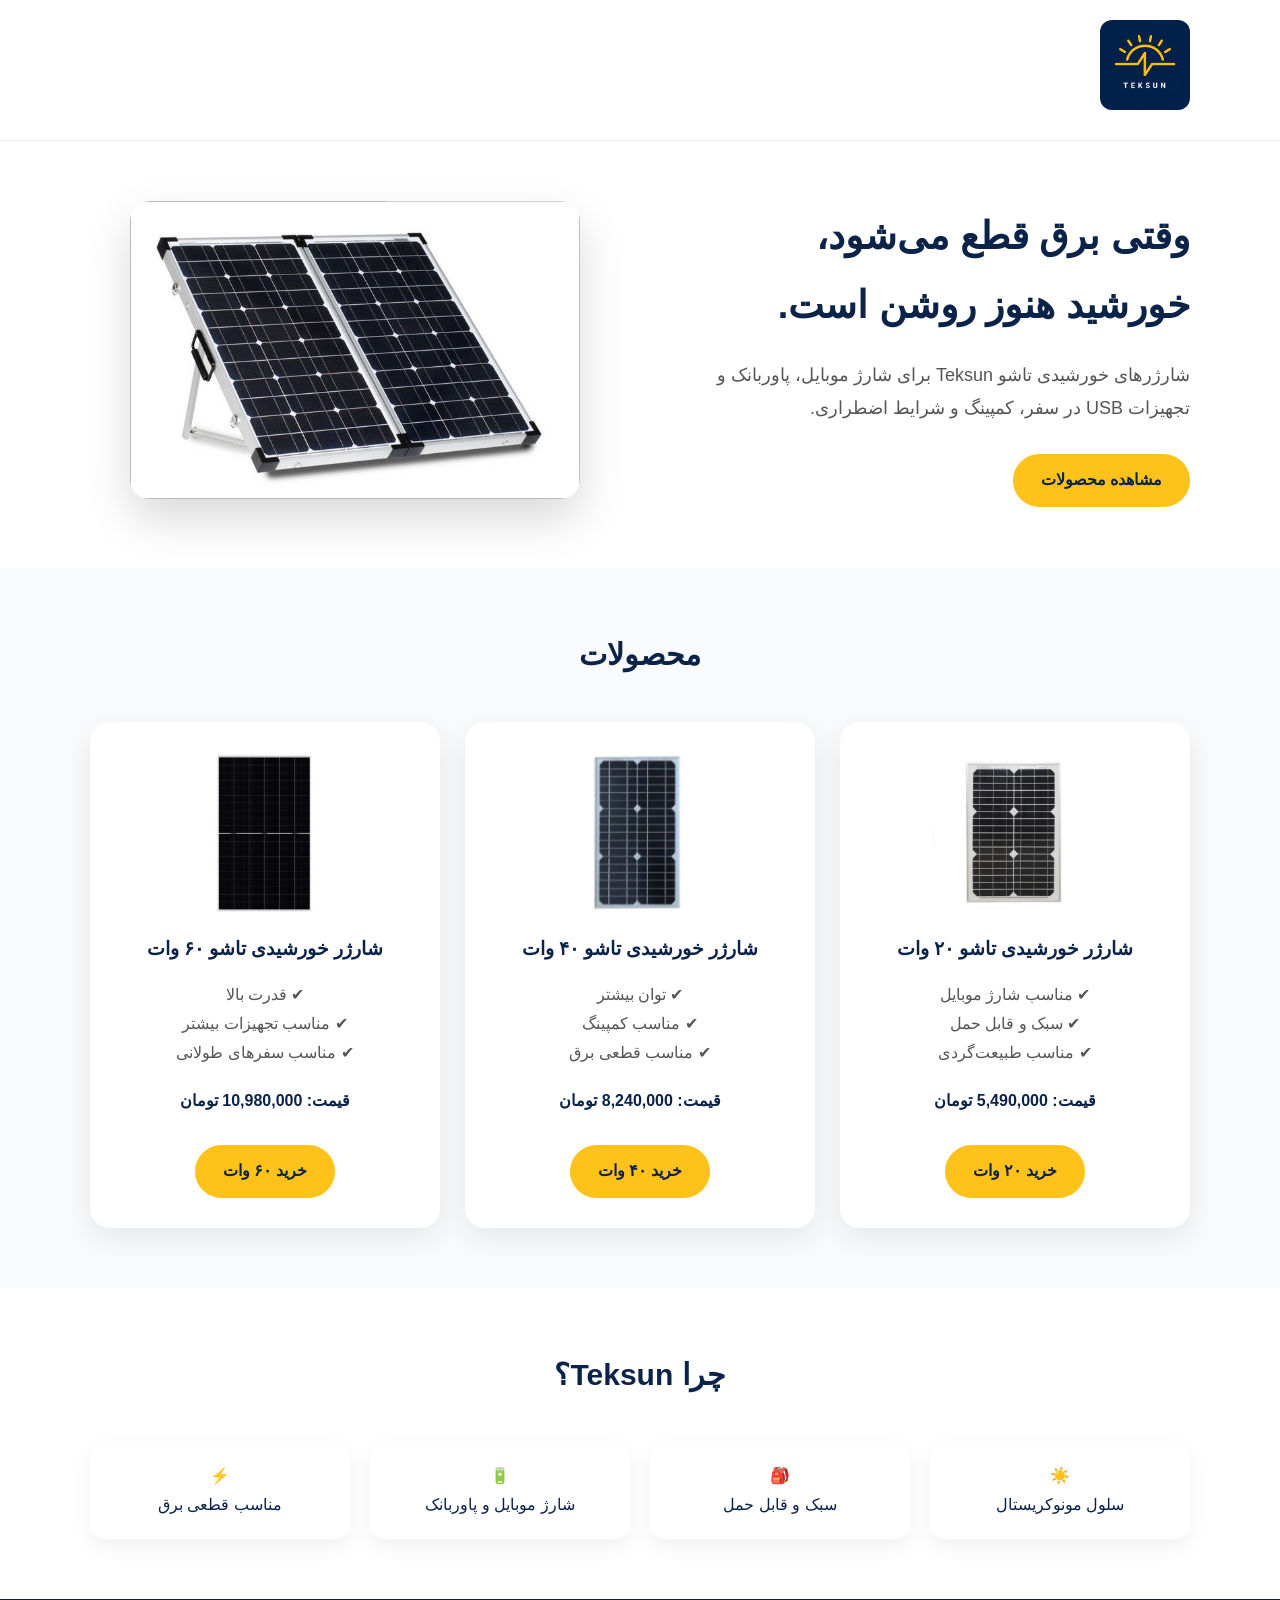
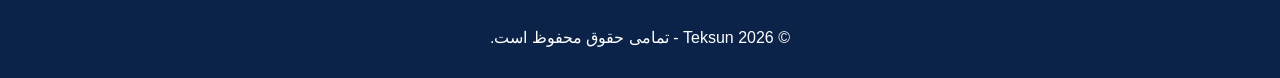
<file: index.html>
<!DOCTYPE html>
<html lang="fa" dir="rtl">

<head>

<meta charset="UTF-8">
<meta name="viewport" content="width=device-width, initial-scale=1.0">

<title>Teksun | تجهیزات خورشیدی</title>

<link rel="stylesheet" href="css/style.css">

</head>


<body>


<header>

<div class="container header-content">

<div class="logo">

<img src="images/Picsart_26-08-02_20-04-55-030.jpg" alt="Teksun Logo">

</div>

</div>

</header>




<section class="hero">

<div class="container hero-content">


<div class="hero-text">

<h1>
وقتی برق قطع می‌شود،
<br>
خورشید هنوز روشن است.
</h1>


<p>
شارژرهای خورشیدی تاشو Teksun برای شارژ موبایل،
پاوربانک و تجهیزات USB در سفر، کمپینگ و شرایط اضطراری.
</p>


<a href="#products" class="btn">
مشاهده محصولات
</a>


</div>



<div class="hero-image">

<img src="images/pl17726272-100_w_folding_solar_panels_anti_reflective_with_heavy_duty_padded_easy_carry_bag.jpg"
alt="شارژر خورشیدی تاشو Teksun">

</div>


</div>

</section>







<section class="products" id="products">


<div class="container">


<h2 class="section-title">
محصولات
</h2>




<div class="product-grid">



<div class="card">


<img src="images/product-20w.jpg" alt="شارژر خورشیدی ۲۰ وات">


<h3>
شارژر خورشیدی تاشو ۲۰ وات
</h3>


<p>
✔ مناسب شارژ موبایل
<br>
✔ سبک و قابل حمل
<br>
✔ مناسب طبیعت‌گردی
</p>


<span>
قیمت: 5,490,000 تومان
</span>


<br><br>


<a href="checkout.html?product=20w" class="btn">
خرید ۲۰ وات
</a>


</div>






<div class="card">


<img src="images/product-40w.jpg" alt="شارژر خورشیدی ۴۰ وات">


<h3>
شارژر خورشیدی تاشو ۴۰ وات
</h3>


<p>
✔ توان بیشتر
<br>
✔ مناسب کمپینگ
<br>
✔ مناسب قطعی برق
</p>


<span>
قیمت: 8,240,000 تومان
</span>


<br><br>


<a href="checkout.html?product=40w" class="btn">
خرید ۴۰ وات
</a>


</div>







<div class="card">


<img src="images/product-60w.jpg" alt="شارژر خورشیدی ۶۰ وات">


<h3>
شارژر خورشیدی تاشو ۶۰ وات
</h3>


<p>
✔ قدرت بالا
<br>
✔ مناسب تجهیزات بیشتر
<br>
✔ مناسب سفرهای طولانی
</p>


<span>
قیمت: 10,980,000 تومان
</span>


<br><br>


<a href="checkout.html?product=60w" class="btn">
خرید ۶۰ وات
</a>


</div>




</div>


</div>


</section>








<section class="advantages">


<div class="container">


<h2 class="section-title">
چرا Teksun؟
</h2>



<div class="advantages-grid">


<div>
☀️
<br>
سلول مونوکریستال
</div>


<div>
🎒
<br>
سبک و قابل حمل
</div>


<div>
🔋
<br>
شارژ موبایل و پاوربانک
</div>


<div>
⚡
<br>
مناسب قطعی برق
</div>


</div>


</div>


</section>







<footer>

<p>
© 2026 Teksun - تمامی حقوق محفوظ است.
</p>


</footer>



<script src="js/script.js"></script>


</body>

</html>
</file>
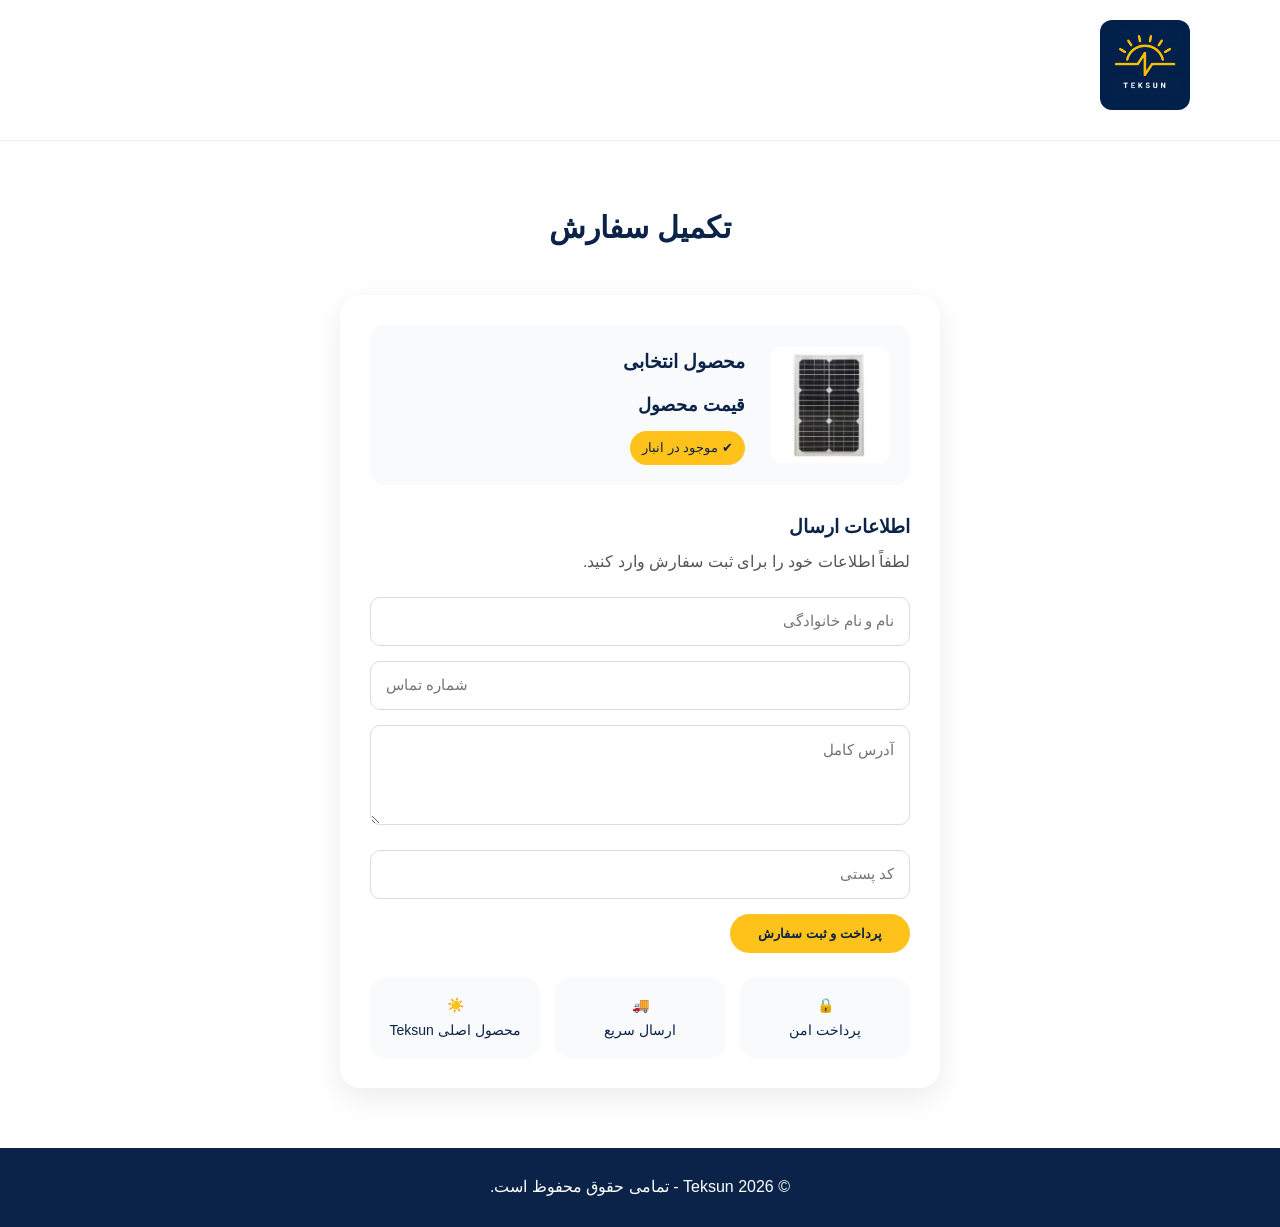
<file: checkout.html>
<!DOCTYPE html>
<html lang="fa" dir="rtl">

<head>

<meta charset="UTF-8">
<meta name="viewport" content="width=device-width, initial-scale=1.0">

<title>ثبت سفارش | Teksun</title>

<link rel="stylesheet" href="css/style.css">


<style>

.checkout-product{

    display:flex;
    align-items:center;
    gap:25px;
    background:#f8fafc;
    padding:20px;
    border-radius:15px;
    margin-bottom:25px;

}



.checkout-product img{

    width:120px;
    height:120px;
    object-fit:contain;
    border-radius:15px;

}



.checkout-info{

    flex:1;

}



.checkout-info h3{

    margin-bottom:10px;

}



.checkout-info p{

    font-size:18px;
    font-weight:bold;

}



.checkout-info span{

    display:inline-block;
    margin-top:10px;
    background:#FFC21A;
    color:#0B2348;
    padding:5px 12px;
    border-radius:20px;
    font-size:13px;

}



.order-title{

    margin-bottom:20px;

}



.order-title h3{

    margin-bottom:5px;

}



.order-title p{

    color:#555;

}



.checkout-features{

    display:grid;
    grid-template-columns:repeat(3,1fr);
    gap:15px;
    margin-top:25px;

}



.checkout-features div{

    background:#f8fafc;
    padding:15px;
    text-align:center;
    border-radius:15px;
    font-size:14px;

}



@media(max-width:768px){


.checkout-product{

    flex-direction:column;
    text-align:center;

}



.checkout-product img{

    width:150px;
    height:150px;

}



.checkout-features{

    grid-template-columns:1fr;

}


}


</style>


</head>



<body>



<header>

<div class="container header-content">

<div class="logo">

<img src="images/Picsart_26-08-02_20-04-55-030.jpg" alt="Teksun">

</div>

</div>

</header>





<section class="checkout">


<div class="container">


<h2 class="section-title">

تکمیل سفارش

</h2>




<div class="checkout-box">





<div class="checkout-product">


<img id="product-image" 
src="images/product-20w.jpg" 
alt="محصول">



<div class="checkout-info">


<h3 id="product-name">

محصول انتخابی

</h3>



<p id="product-price">

قیمت محصول

</p>



<span>

✔ موجود در انبار

</span>


</div>



</div>








<div class="order-title">


<h3>

اطلاعات ارسال

</h3>


<p>

لطفاً اطلاعات خود را برای ثبت سفارش وارد کنید.

</p>


</div>







<form id="order-form">


<input 
id="fullname"
type="text" 
placeholder="نام و نام خانوادگی"
required>



<input 
id="phone"
type="tel" 
placeholder="شماره تماس"
required>



<textarea 
id="address"
placeholder="آدرس کامل"
rows="4"
required></textarea>



<input 
id="postal"
type="text" 
placeholder="کد پستی"
required>



<button class="btn" type="submit">

پرداخت و ثبت سفارش

</button>


</form>
<div class="checkout-features">


<div>

🔒

<br>

پرداخت امن

</div>



<div>

🚚

<br>

ارسال سریع

</div>



<div>

☀️

<br>

محصول اصلی Teksun

</div>



</div>





</div>


</div>


</section>







<footer>


<p>

© 2026 Teksun - تمامی حقوق محفوظ است.

</p>


</footer>









<script>


const products = {


"20w": {

name:"شارژر خورشیدی تاشو ۲۰ وات",

price:"5,490,000 تومان",

image:"images/product-20w.jpg"

},



"40w": {

name:"شارژر خورشیدی تاشو ۴۰ وات",

price:"8,240,000 تومان",

image:"images/product-40w.jpg"

},



"60w": {

name:"شارژر خورشیدی تاشو ۶۰ وات",

price:"10,980,000 تومان",

image:"images/product-60w.jpg"

}


};





const params = new URLSearchParams(window.location.search);


const selectedProduct = params.get("product");





if(products[selectedProduct]){


document.getElementById("product-name").innerHTML =
products[selectedProduct].name;



document.getElementById("product-price").innerHTML =
"قیمت: " + products[selectedProduct].price;



document.getElementById("product-image").src =
products[selectedProduct].image;


}







// اعتبارسنجی فرم سفارش


const form = document.getElementById("order-form");



form.addEventListener("submit", function(e){


e.preventDefault();



const fullname = document.getElementById("fullname").value.trim();

const phone = document.getElementById("phone").value.trim();

const address = document.getElementById("address").value.trim();

const postal = document.getElementById("postal").value.trim();





if(fullname.length < 3){


alert("لطفاً نام و نام خانوادگی صحیح وارد کنید");


return;


}





const phoneRegex = /^09[0-9]{9}$/;



if(!phoneRegex.test(phone)){


alert("شماره تماس باید ۱۱ رقم باشد و با 09 شروع شود");


return;


}






if(address.length < 10){


alert("لطفاً آدرس کامل وارد کنید");


return;


}






const postalRegex = /^[0-9]{10}$/;



if(!postalRegex.test(postal)){


alert("کد پستی باید ۱۰ رقم باشد");


return;


}





alert("اطلاعات با موفقیت تایید شد. آماده اتصال به پرداخت هستیم.");



});



</script>





</body>

</html>
</file>
<file: css/style.css>
*{
    box-sizing:border-box;
    margin:0;
    padding:0;
    font-family:tahoma, Arial, sans-serif;
}


body{

    background:#ffffff;
    color:#0B2348;
    line-height:1.8;

}



.container{

    width:90%;
    max-width:1100px;
    margin:auto;

}



/* Header */


header{

    padding:20px 0;
    border-bottom:1px solid #eee;

}



.header-content{

    display:flex;
    justify-content:space-between;
    align-items:center;

}



.logo img{

    width:90px;
    height:auto;
    border-radius:12px;

}



/* Hero */


.hero{

    padding:60px 0;

}



.hero-content{

    display:flex;
    align-items:center;
    justify-content:space-between;
    gap:40px;

}



.hero-text{

    flex:1;

}



.hero-text h1{

    font-size:38px;
    margin-bottom:20px;
    color:#0B2348;

}



.hero-text p{

    font-size:18px;
    color:#555;
    margin-bottom:30px;

}



.hero-image{

    flex:1;
    text-align:center;

}



.hero-image img{

    width:100%;
    max-width:450px;
    border-radius:20px;
    box-shadow:0 20px 45px rgba(0,0,0,0.15);

}




/* Buttons */


.btn{

    display:inline-block;
    background:#FFC21A;
    color:#0B2348;
    padding:12px 28px;
    border-radius:30px;
    text-decoration:none;
    font-weight:bold;
    transition:0.3s;

}



.btn:hover{

    transform:translateY(-3px);
    box-shadow:0 10px 20px rgba(0,0,0,0.15);

}




/* Products */


.products{

    padding:60px 0;
    background:#f8fafc;

}



.section-title{

    text-align:center;
    font-size:30px;
    margin-bottom:40px;

}



.product-grid{

    display:grid;
    grid-template-columns:repeat(3,1fr);
    gap:25px;

}



.card{

    background:white;
    padding:30px 20px;
    border-radius:20px;
    text-align:center;
    box-shadow:0 10px 30px rgba(0,0,0,0.08);
    transition:0.3s;

}



.card:hover{

    transform:translateY(-8px);

}



.card img{

    width:100%;
    max-width:180px;
    height:160px;
    object-fit:contain;
    display:block;
    margin:0 auto 20px;

}



.card h3{

    margin-bottom:15px;
    color:#0B2348;

}



.card p{

    color:#555;
    margin-bottom:20px;

}



.card span{

    font-weight:bold;

}


/* Advantages */


.advantages{

    padding:60px 0;

}



.advantages-grid{

    display:grid;
    grid-template-columns:repeat(4,1fr);
    gap:20px;

}



.advantages-grid div{

    background:#fff;
    padding:20px;
    border-radius:15px;
    text-align:center;
    box-shadow:0 8px 20px rgba(0,0,0,0.06);

}



/* Checkout */


.checkout{

    padding:60px 0;

}



.checkout-box{

    max-width:600px;
    margin:auto;
    background:white;
    padding:30px;
    border-radius:20px;
    box-shadow:0 10px 30px rgba(0,0,0,0.08);

}



.checkout-product{

    background:#f8fafc;
    padding:20px;
    border-radius:15px;
    margin-bottom:25px;

}



.checkout-box input,
.checkout-box textarea{

    width:100%;
    padding:15px;
    margin-bottom:15px;
    border:1px solid #ddd;
    border-radius:10px;
    font-family:tahoma;
    font-size:15px;

}



.checkout-box button{

    border:none;
    cursor:pointer;

}



/* Footer */


footer{

    background:#0B2348;
    color:white;
    text-align:center;
    padding:25px;

}




/* Mobile */


@media(max-width:768px){



.hero-content{

    flex-direction:column-reverse;
    text-align:center;

}



.hero-text h1{

    font-size:28px;

}



.hero-image img{

    max-width:330px;

}



.product-grid{

    grid-template-columns:1fr;

}



.advantages-grid{

    grid-template-columns:1fr;

}



.header-content{

    justify-content:center;

}



.card img{

    max-width:220px;
    height:180px;

}



}
</file>
